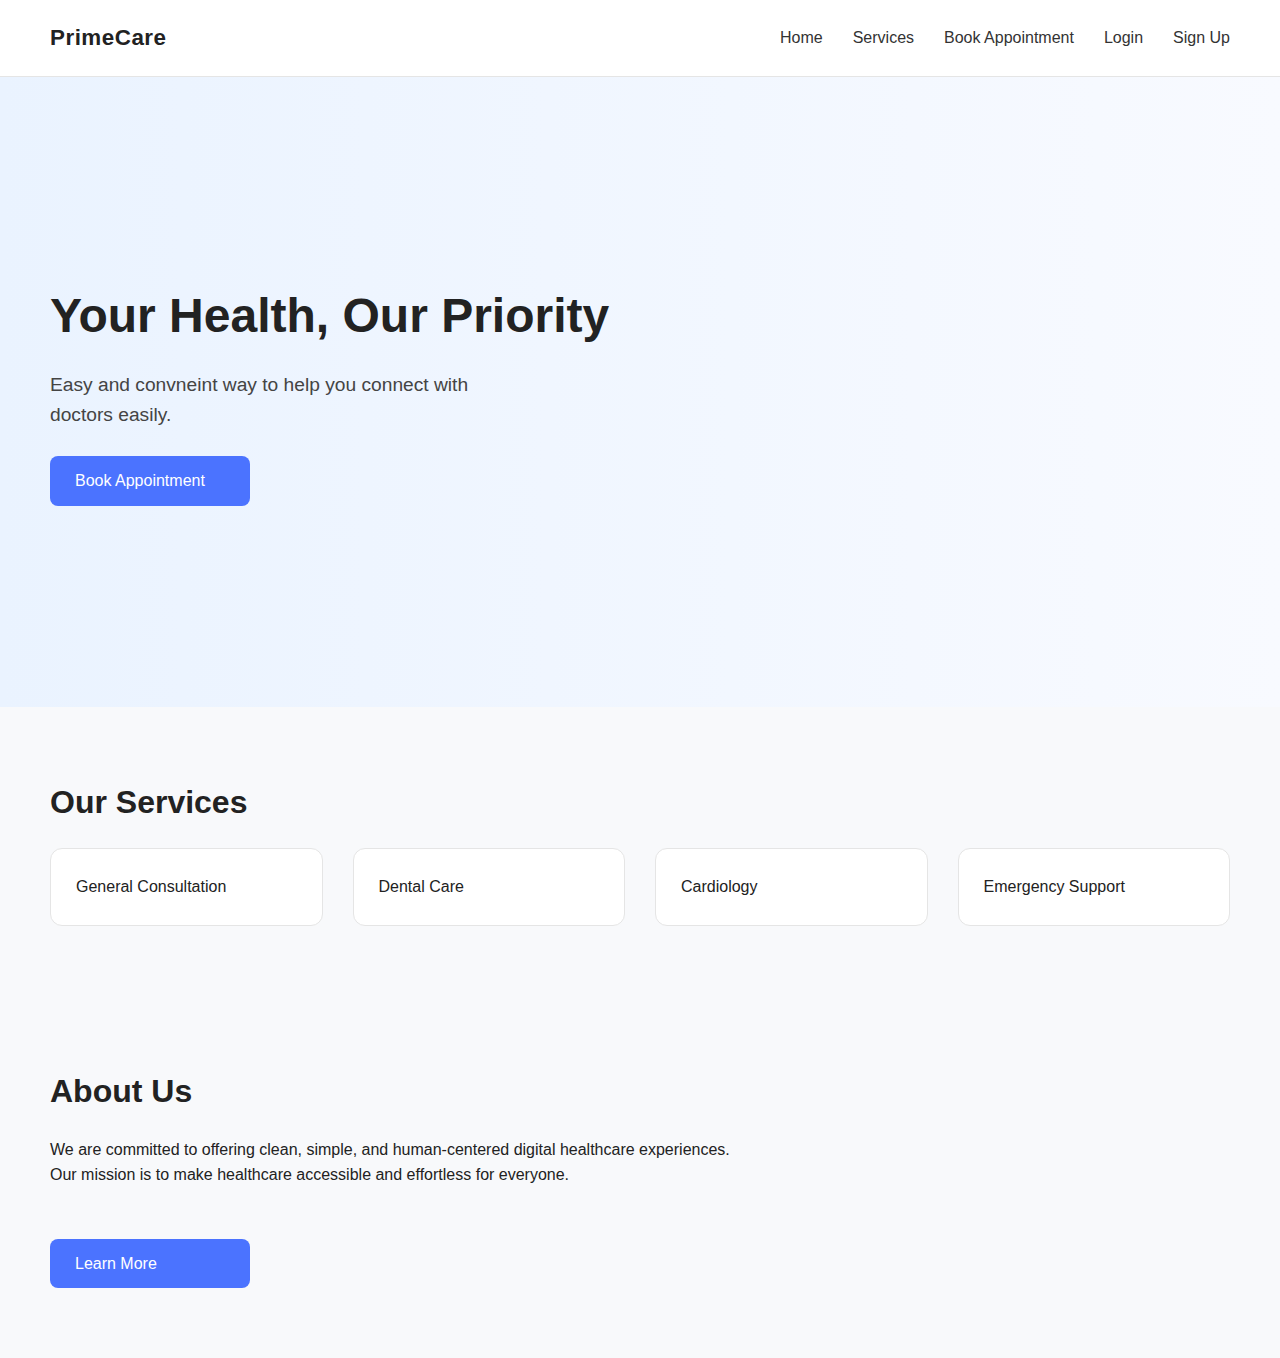
<file: index.html>
<!DOCTYPE html>
<html lang="en">
<head>
  <meta charset="UTF-8">
  <title>HealthCare — Home</title>
  <link rel="stylesheet" href="Style.css">
</head>
<body>
  <nav>
    <div class="logo">PrimeCare</div>
    <ul>
      <li><a href="index.html">Home</a></li>
      <li><a href="services.html">Services</a></li>
      <li><a href="appointment.html">Book Appointment</a></li>
      <li><a href="login.html">Login</a></li>
      <li><a href="signup.html">Sign Up</a></li>
    </ul>
  </nav>
  <section class="hero">
    <h1>Your Health, Our Priority</h1>
    <p>Easy and convneint way to help you connect with doctors easily.</p>
    <a href="appointment.html" class="btn">Book Appointment</a>
  </section>
  <section class="section">
    <h2>Our Services</h2>
    <div class="services-grid">
      <div class="service-card">General Consultation</div>
      <div class="service-card">Dental Care</div>
      <div class="service-card">Cardiology</div>
      <div class="service-card">Emergency Support</div>
    </div>
  </section>
  <section class="section">
    <h2>About Us</h2>
    <p style="max-width: 700px;">
      We are committed to offering clean, simple, and human-centered digital healthcare experiences. 
      Our mission is to make healthcare accessible and effortless for everyone.
    </p>
    <br>
    <a href="about.html" class="btn">Learn More</a>
  </section>
</body>
</html>
</file>
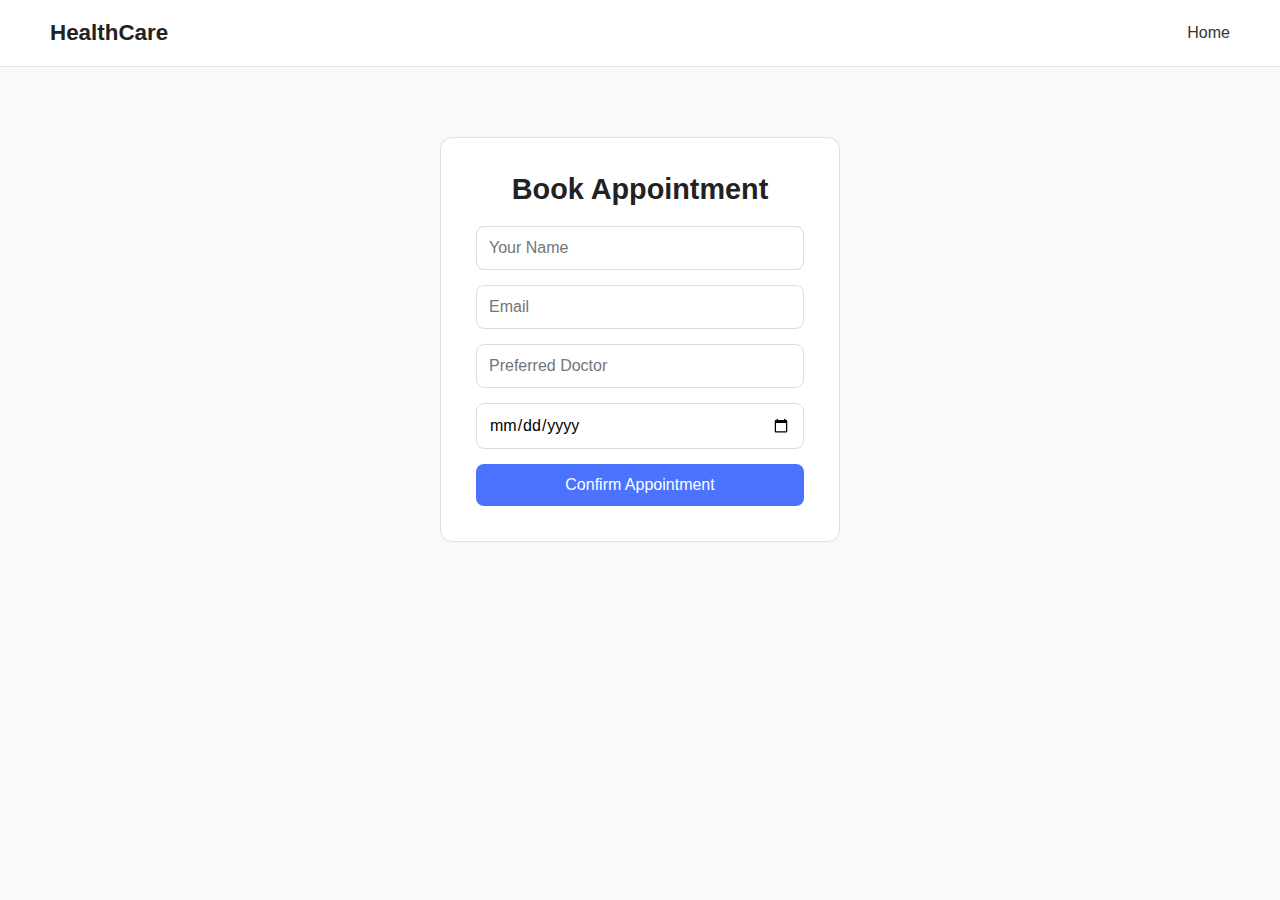
<file: appointment.html>
<!DOCTYPE html>
<html lang="en">
<head>
  <meta charset="UTF-8">
  <title>Book Appointment — HealthCare</title>

  <style>
    * {
      margin: 0;
      padding: 0;
      box-sizing: border-box;
      font-family: "Inter", sans-serif;
    }

    body {
      background: #f8f9fb;
      color: #222;
    }
    nav {
      display: flex;
      justify-content: space-between;
      align-items: center;
      padding: 20px 50px;
      background: #ffffff;
      border-bottom: 1px solid #e5e5e5;
    }

    nav .logo {
      font-size: 1.4rem;
      font-weight: 700;
    }

    nav ul {
      list-style: none;
      display: flex;
      gap: 30px;
    }

    nav ul li a {
      text-decoration: none;
      color: #333;
      transition: 0.2s;
    }

    nav ul li a:hover {
      color: #4b73ff;
    }
    .form-container {
      max-width: 400px;
      margin: 70px auto;
      background: #fff;
      padding: 35px;
      border-radius: 12px;
      border: 1px solid #e0e0e0;
    }

    .form-container h2 {
      margin-bottom: 20px;
      font-size: 1.8rem;
      text-align: center;
    }

    .form-container input {
      width: 100%;
      padding: 12px;
      border: 1px solid #ddd;
      border-radius: 8px;
      margin-bottom: 15px;
      font-size: 1rem;
    }

    .form-container button {
      width: 100%;
      padding: 12px;
      background: #4b73ff;
      color: #fff;
      font-size: 1rem;
      border: none;
      border-radius: 8px;
      cursor: pointer;
      transition: 0.2s;
    }
    .form-container button:hover {
      background: #3c5ed8;
    }
  </style>
</head>
<body>
  <nav>
    <div class="logo">HealthCare</div>
    <ul>
      <li><a href="index.html">Home</a></li>
    </ul>
  </nav>
  <div class="form-container">
    <h2>Book Appointment</h2>
    <input type="text" placeholder="Your Name">
    <input type="email" placeholder="Email">
    <input type="text" placeholder="Preferred Doctor">
    <input type="date">
    <button>Confirm Appointment</button>
  </div>
</body>
</html>
</file>
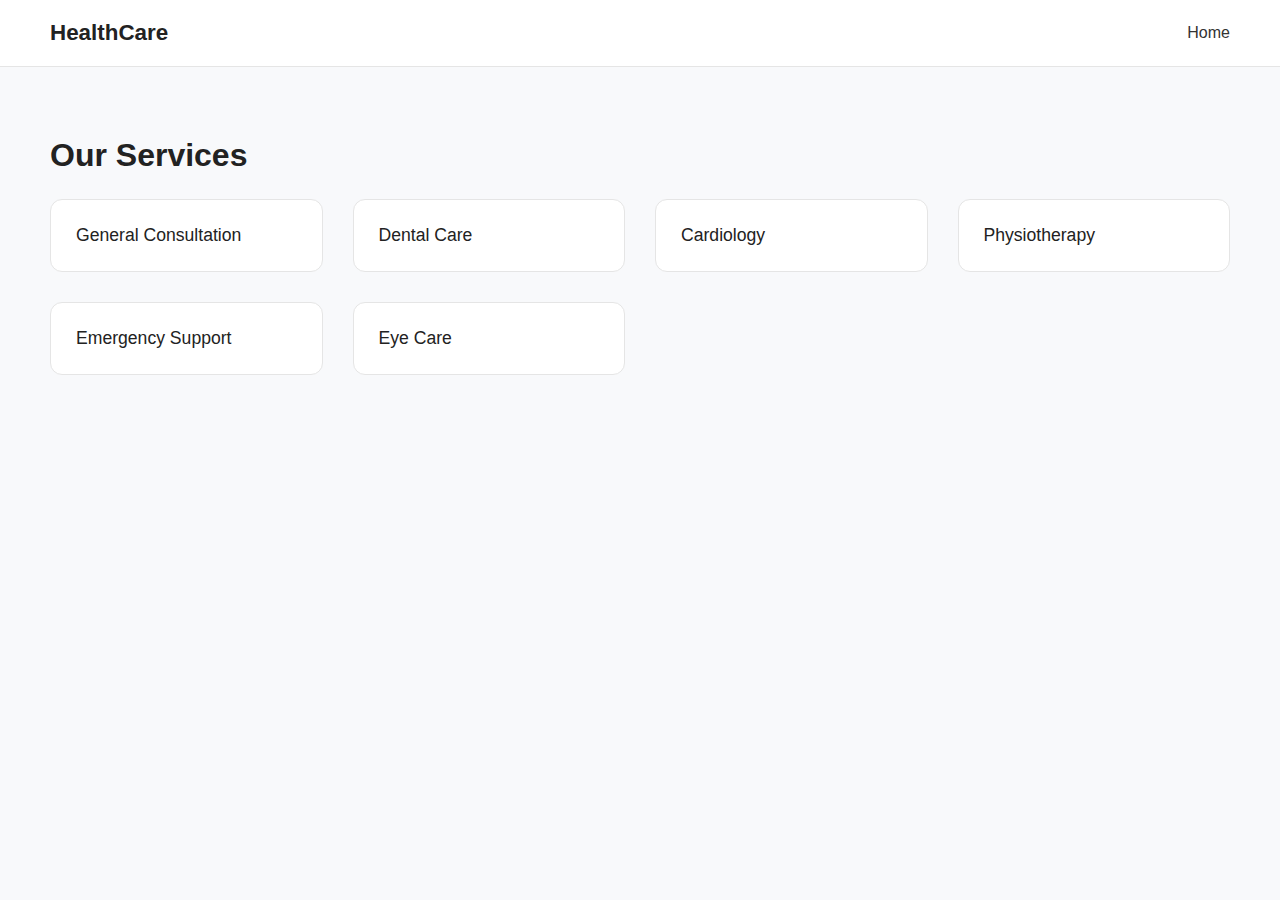
<file: services.html>
<!DOCTYPE html>
<html lang="en">
<head>
  <meta charset="UTF-8">
  <title>Services — HealthCare</title>

  <style>
    /* Global */
    * {
      margin: 0;
      padding: 0;
      box-sizing: border-box;
      font-family: "Inter", sans-serif;
    }

    body {
      background: #f8f9fb;
      color: #222;
    }

    /* Navbar */
    nav {
      display: flex;
      justify-content: space-between;
      align-items: center;
      padding: 20px 50px;
      background: #ffffff;
      border-bottom: 1px solid #e5e5e5;
    }

    nav .logo {
      font-size: 1.4rem;
      font-weight: 700;
    }

    nav ul {
      list-style: none;
      display: flex;
      gap: 30px;
    }

    nav ul li a {
      text-decoration: none;
      color: #333;
      transition: 0.2s;
    }

    nav ul li a:hover {
      color: #4b73ff;
    }

    /* Section */
    .section {
      padding: 70px 50px;
    }

    .section h2 {
      font-size: 2rem;
      margin-bottom: 25px;
    }

    /* Services Grid */
    .services-grid {
      display: grid;
      grid-template-columns: repeat(auto-fit, minmax(230px, 1fr));
      gap: 30px;
    }

    .service-card {
      background: #ffffff;
      padding: 25px;
      border-radius: 12px;
      border: 1px solid #e5e5e5;
      font-size: 1.1rem;
    }
  </style>

</head>
<body>

  <nav>
    <div class="logo">HealthCare</div>
    <ul>
      <li><a href="index.html">Home</a></li>
    </ul>
  </nav>

  <section class="section">
    <h2>Our Services</h2>
    <div class="services-grid">
      <div class="service-card">General Consultation</div>
      <div class="service-card">Dental Care</div>
      <div class="service-card">Cardiology</div>
      <div class="service-card">Physiotherapy</div>
      <div class="service-card">Emergency Support</div>
      <div class="service-card">Eye Care</div>
    </div>
  </section>

</body>
</html>
</file>
<file: Style.css>
/* === Global Styles === */
* {
  margin: 0;
  padding: 0;
  box-sizing: border-box;
  font-family: "Inter", sans-serif;
}

body {
  background: #f8f9fb;
  color: #222;
  line-height: 1.6;
}

/* Navbar */
nav {
  display: flex;
  justify-content: space-between;
  align-items: center;
  padding: 20px 50px;
  background: #ffffff;
  border-bottom: 1px solid #e5e5e5;
}

nav .logo {
  font-size: 1.4rem;
  font-weight: 700;
  letter-spacing: 0.5px;
}

nav ul {
  list-style: none;
  display: flex;
  gap: 30px;
}

nav ul li a {
  text-decoration: none;
  color: #333;
  font-size: 1rem;
  transition: 0.2s ease;
}

nav ul li a:hover {
  color: #4b73ff;
}

/* Hero Section */
.hero {
  height: 70vh;
  display: flex;
  flex-direction: column;
  justify-content: center;
  padding: 0 50px;
  background: linear-gradient(to right, #eaf3ff, #f8faff);
}

.hero h1 {
  font-size: 3rem;
  max-width: 600px;
  margin-bottom: 15px;
}

.hero p {
  max-width: 450px;
  font-size: 1.2rem;
  color: #444;
}

/* Buttons */
.btn {
  display: inline-block;
  margin-top: 25px;
  padding: 12px 25px;
  background: #4b73ff;
  color: #fff;
  border-radius: 8px;
  text-decoration: none;
  font-size: 1rem;
  transition: 0.2s ease;
  width: 200px;
}

.btn:hover {
  background: #3c5ed8;
}

/* Section containers */
.section {
  padding: 70px 50px;
}

.section h2 {
  font-size: 2rem;
  margin-bottom: 20px;
}

/* Services Grid */
.services-grid {
  display: grid;
  grid-template-columns: repeat(auto-fit, minmax(230px, 1fr));
  gap: 30px;
}

.service-card {
  background: #ffffff;
  padding: 25px;
  border-radius: 12px;
  border: 1px solid #e5e5e5;
}

/* Forms */
.form-container {
  max-width: 400px;
  margin: 60px auto;
  background: #fff;
  padding: 35px;
  border-radius: 12px;
  border: 1px solid #e0e0e0;
}

.form-container h2 {
  margin-bottom: 15px;
}

.form-container input {
  width: 100%;
  padding: 12px;
  border: 1px solid #ddd;
  border-radius: 8px;
  margin-bottom: 15px;
}

.form-container button {
  width: 100%;
  padding: 12px;
  background: #4b73ff;
  color: #fff;
  font-size: 1rem;
  border: none;
  border-radius: 8px;
  cursor: pointer;
}

.form-container button:hover {
  background: #3c5ed8;
}
</file>
